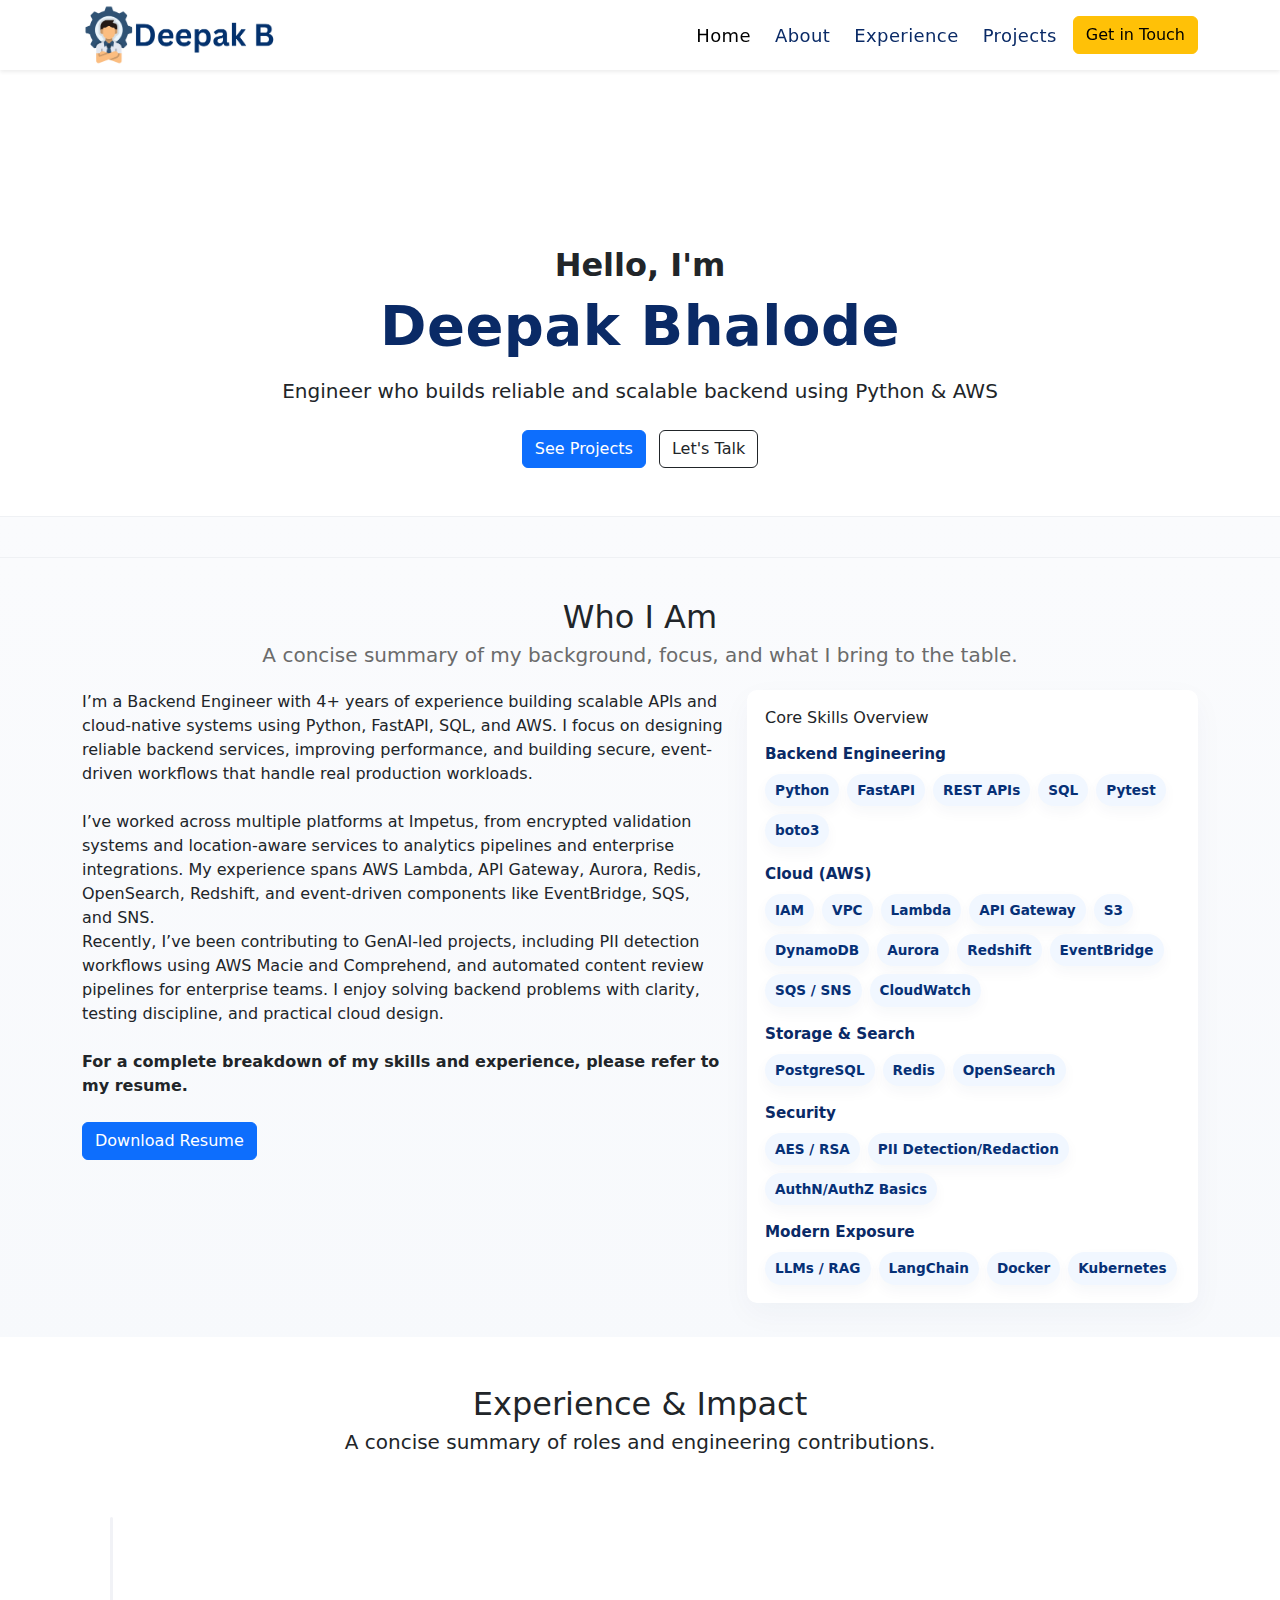
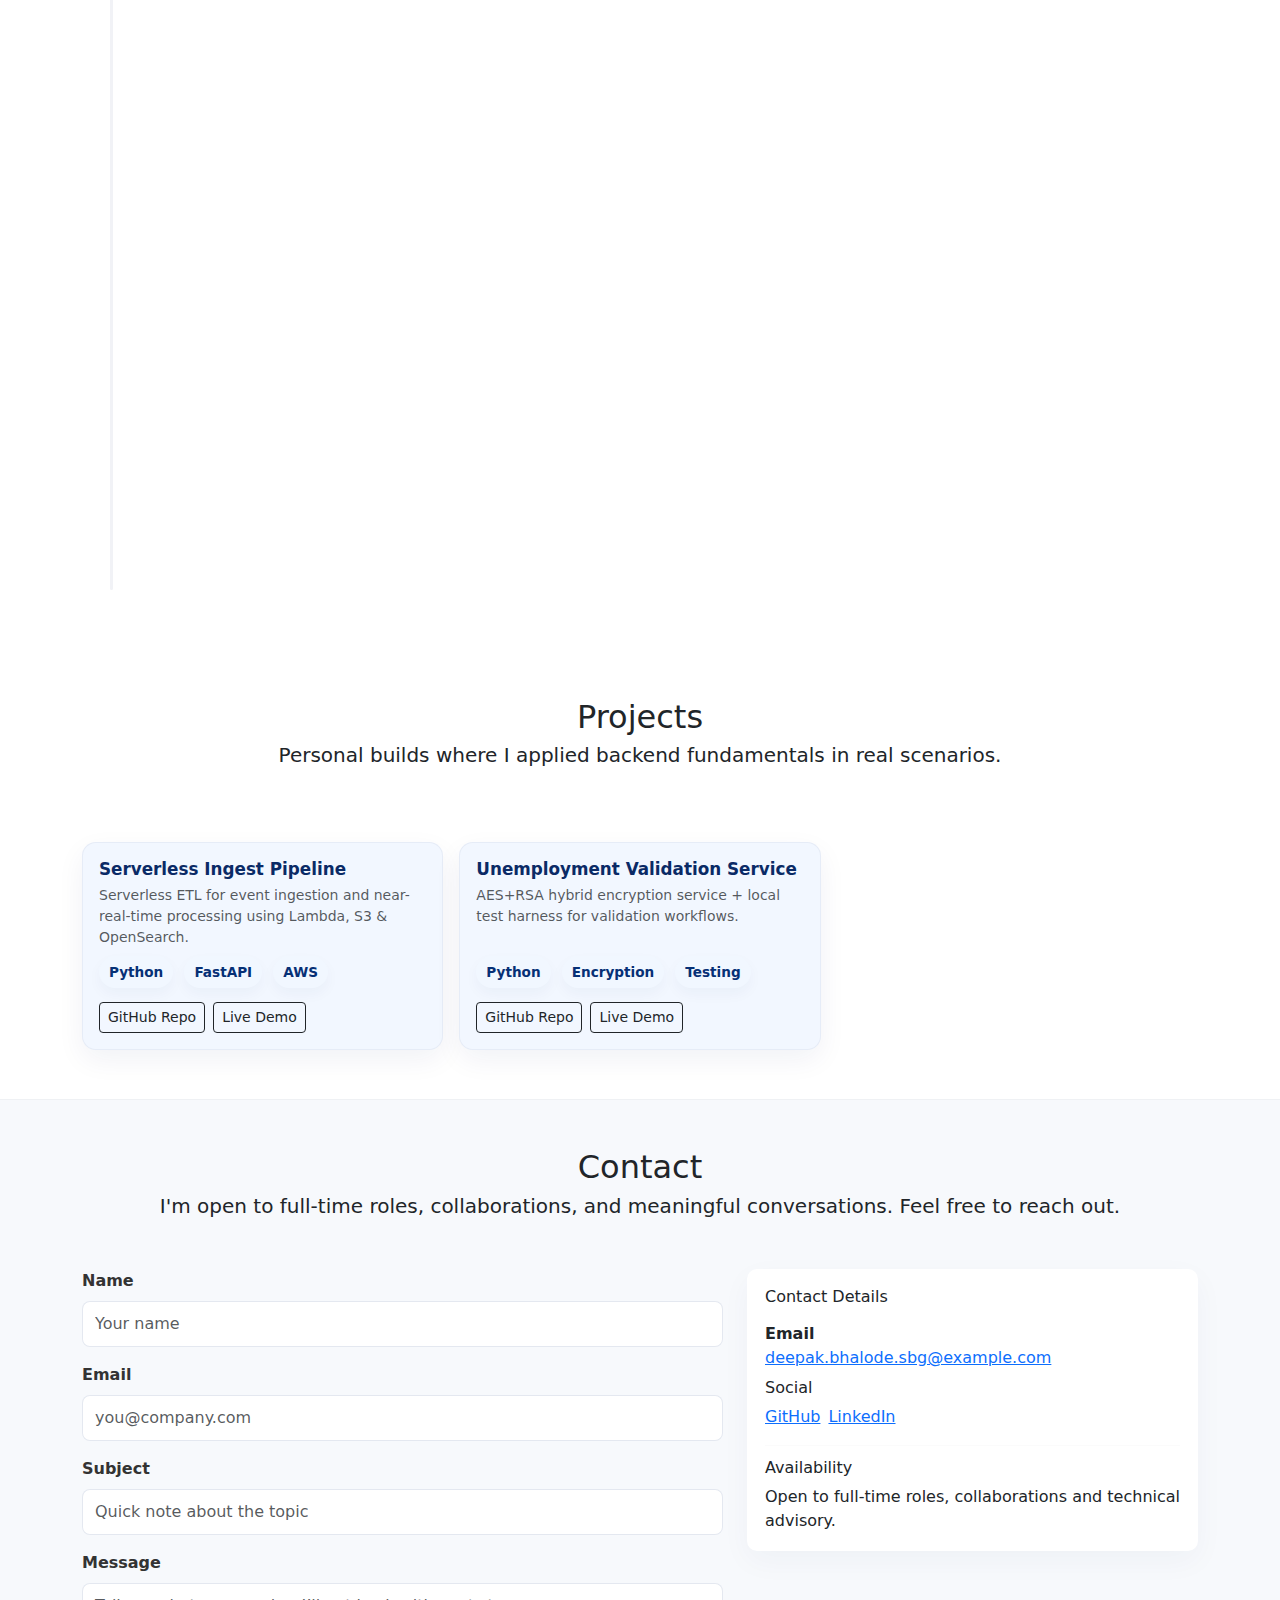
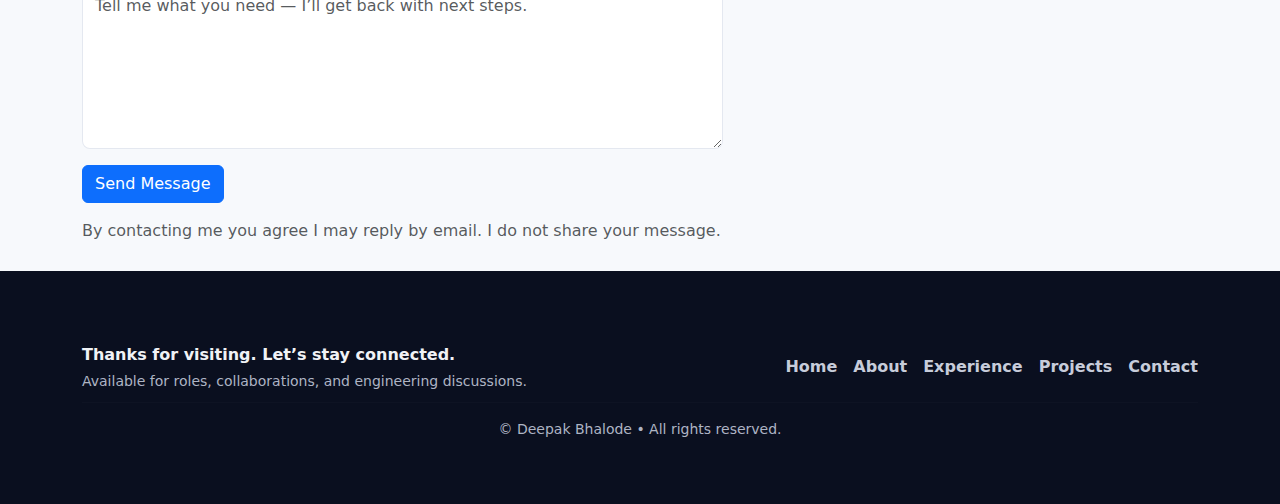
<file: index.html>
<!DOCTYPE html>
<html lang="en">
<head>
  <meta charset="UTF-8" />
  <meta name="viewport" content="width=device-width, initial-scale=1.0"/>
  <title>Deepak Bhalode — Portfolio</title>

  <!-- Bootstrap -->
  <link rel="stylesheet"
        href="https://cdn.jsdelivr.net/npm/bootstrap@5.3.2/dist/css/bootstrap.min.css">

  <link rel="stylesheet" href="style.css">
  <link href="https://fonts.googleapis.com/css2?family=Inter:wght@300;400;500;600;700;800&display=swap" rel="stylesheet">
</head>

<body>

  <!-- NAVBAR LOADER -->
  <div id="navbar-container"></div>

  <!-- MAIN CONTENT -->
  <main id="content"></main>

  <script src="script.js"></script>
  <!-- Bootstrap JS (optional for toggler) -->
  <script src="https://cdn.jsdelivr.net/npm/bootstrap@5.3.2/dist/js/bootstrap.bundle.min.js"></script>
</body>
</html>
</file>
<file: style.css>
/* =========================================================
   GLOBAL VARIABLES & RESET
   ========================================================= */
   :root {
    --nav-height: 70px;
    --nav-text: #0A2A66;
    --nav-text-strong: #063076;
  }
  
  body {
    padding-top: var(--nav-height);
  }
  
  /* Recalculate navbar height on mobile */
  @media (max-width: 767px) {
    :root { --nav-height: 72px; }
    body { padding-top: var(--nav-height); }
  }

  @media (max-width: 450px) {
    :root { --nav-height: 52px; }
    body { padding-top: var(--nav-height); }
  }
  
  
  /* =========================================================
     NAVBAR
     ========================================================= */
  .nav-logo {
    width: 25%;
    height: auto;
  }
  
  .navbar-light .nav-link {
    color: #0A2A66;
    font-weight: 200;
    font-size: large;
    letter-spacing: 0.4px;
    transition: color 0.2s ease, transform 0.2s ease;
  }
  
  .navbar-light .nav-link:hover {
    color: #063076;
    transform: translateY(-2px);
  }
  
  /* Fixed navbar */
  .navbar-fixed {
    position: fixed;
    top: 0; left: 0; right: 0;
    width: 100%;
    z-index: 9999;
    background-color: #ffffff;
    box-shadow: 0 2px 6px rgba(0,0,0,0.06);
  }

  @media (max-width: 991px) {
    .navbar-collapse {
      background-color: #ffffff;
      padding: 0.75rem 1rem;
      box-shadow: 0 8px 24px rgba(0,0,0,0.08);
    }
  }
  
  /* =========================================================
     INTRODUCTION / HERO
     ========================================================= */
  .intro-name {
    color: #0A2A66;
    letter-spacing: 0.5px;
  }
  
  #introduction {
    margin-top: 10%;
  }
  
  
  /* =========================================================
     ABOUT SECTION
     ========================================================= */
  #about {
    padding-top: 40px;
    padding-bottom: 56px;
    background-color: #F7F9FC;
    border-top: 1px solid rgba(0,0,0,0.03);
    border-bottom: 1px solid rgba(0,0,0,0.03);
    background: linear-gradient(to bottom, #FAFBFD, #F7F9FC);
  }
  
  /* Skill badges */
  .skill-badge {
    display: inline-block;
    margin: 6px 6px 6px 0;
    padding: 6px 10px;
    border-radius: 999px;
    background: #eef6ff;
    color: #0A2A66;
    font-weight: 600;
    font-size: 0.85rem;
    box-shadow: 0 6px 12px rgba(10,42,102,0.04);
  }
  
  /* Skill card */
  .skill-card {
    background: #fff;
    border-radius: 10px;
    padding: 18px;
    box-shadow: 0 10px 30px rgba(10,42,102,0.04);
  }
  
  .skill-card h3 { margin-bottom: 0.75rem; }
  .skill-card hr { border-top: 1px solid rgba(0,0,0,0.06); margin: 12px 0; }
  
  .skill-group-title {
    font-weight: 700;
    color: #0A2A66;
    margin-bottom: 8px;
    font-size: 0.95rem;
  }
  
  /* Chips */
  .skill-chips {
    display: flex;
    flex-wrap: wrap;
    gap: 8px;
  }
  
  .chip {
    display: inline-block;
    padding: 6px 10px;
    background: #f1f7ff;
    color: #063076;
    border-radius: 999px;
    font-weight: 600;
    font-size: 0.85rem;
    box-shadow: 0 6px 14px rgba(10,42,102,0.04);
  }
  
  @media (max-width: 991px) {
    #about { padding-top: 24px; padding-bottom: 36px; }
    .skill-card { margin-top: 18px; }
    .chip { font-size: 0.82rem; padding: 6px 8px; }
  }
  
  /* About subtitle spacing */
  #who-heading + p {
    margin-bottom: 1.25rem;
    font-weight: 500;
    color: #6b6b6b;
  }
  
  
  /* =========================================================
     EXPERIENCE SECTION + TIMELINE
     ========================================================= */
  #experience {
    padding-top: 48px;
    padding-bottom: 64px;
    background-color: #FFFFFF;
  }
  
  /* Timeline container */
  .experience-list {
    position: relative;
    padding-left: 76px;
  }
  
  /* Vertical timeline line */
  .experience-list::before {
    content: "";
    position: absolute;
    left: 28px;
    top: 12px;
    bottom: 12px;
    width: 3px;
    background: rgba(10,42,102,0.06);
    border-radius: 2px;
    z-index: 1;
  }
  
  /* Timeline dot */
  .timeline-dot {
    position: absolute;
    left: 22px;
    top: 34px;
    width: 14px;
    height: 14px;
    background: var(--nav-text);
    border-radius: 50%;
    border: 3px solid #fff;
    box-shadow: 0 6px 18px rgba(10,42,102,0.14);
    z-index: 6;
  }
  
  /* Experience card */
  .exp-item {
    position: relative;
    display: flex;
    gap: 28px;
    padding: 22px 28px 22px 72px;
    border-radius: 12px;
    background: #F7F9FC;
    border: 1px solid rgba(0,0,0,0.04);
    box-shadow: 0 6px 20px rgba(0,0,0,0.03);
    z-index: 2;
  }
  
  .exp-left {
    width: 320px;
    min-width: 220px;
  }
  
  /* Role */
  .exp-role {
    font-weight: 700;
    color: var(--nav-text);
    margin-bottom: 6px;
    font-size: 1.125rem;
  }
  
  /* Meta line */
  .exp-meta {
    margin: 0;
    font-size: 0.95rem;
    color: #444;
    display: flex;
    gap: 8px;
    align-items: center;
    flex-wrap: wrap;
  }
  .exp-company { font-weight: 600; color: #333; }
  .meta-sep { color: rgba(0,0,0,0.35); font-weight: 600; }
  .exp-duration { color: #6A6A6A; font-weight: 500; }
  
  /* Right side summary */
  .exp-right { flex: 1; }
  .exp-right p { margin: 0; line-height: 1.6; color: #333; font-size: 0.95rem; }
  
  /* Tags */
  .impact-tags { display:flex; flex-wrap:wrap; gap:8px; margin-top:12px; }
  .impact-tag {
    display:inline-block;
    padding:6px 10px;
    background: #eaf4ff;
    color: #063076;
    border-radius: 999px;
    font-weight:600;
    font-size:0.85rem;
  }
  
  /* Animation */
  .fade-up { transform: translateY(12px); opacity: 0; transition: transform 520ms cubic-bezier(.2,.9,.24,1), opacity 520ms ease; }
  .fade-up.in-view { transform: none; opacity: 1; }
  
  /* Mobile timeline */
  @media (max-width: 768px) {
    .experience-list { padding-left: 0; }
    .experience-list::before { display: none; }
    .timeline-dot { display: none; }
  
    .exp-item {
      flex-direction: column;
      padding-left: 18px;
      padding-right: 18px;
    }
  
    .exp-left { width: auto; margin-bottom: 12px; }
    .exp-role { font-size: 1.05rem; }
  }
  
  
  /* =========================================================
     PROJECTS
     ========================================================= */
  #project {
    padding-top: 48px;
    padding-bottom: 64px;
    background: #fff;
  }
  
  .project-card-inner {
    border-radius: 14px;
    border: 1px solid rgba(10,42,102,0.05);
    background: #F2F7FF;
    box-shadow: 0 10px 28px rgba(10,42,102,0.06);
    transition: transform 180ms ease, box-shadow 180ms ease;
  }
  
  .project-card-inner:hover {
    transform: translateY(-6px);
    box-shadow: 0 16px 38px rgba(10,42,102,0.12);
  }
  
  .project-card-inner .card-title {
    color: var(--nav-text);
    font-weight: 700;
    margin-bottom: 6px;
    font-size: 1.05rem;
  }
  
  .project-card-inner .card-text {
    color: #4A4A4A;
  }
  
  #project .chip {
    margin-right: 6px;
    margin-bottom: 6px;
  }
  
  
  /* =========================================================
     CONTACT
     ========================================================= */
  #contact {
    padding-top: 48px;
    padding-bottom: 64px;
    background: #F7F9FC;  /* same premium tint as About section */
    border-top: 1px solid rgba(0, 0, 0, 0.03);
  }
  
  
  .contact-form .form-control {
    border-radius: 8px;
    box-shadow: none;
    border: 1px solid rgba(10,42,102,0.08);
    padding: 10px 12px;
    transition: box-shadow 140ms ease, transform 140ms ease;
  }
  
  .contact-form .form-control:focus {
    outline: none;
    box-shadow: 0 8px 22px rgba(10,42,102,0.06);
    border-color: var(--nav-text-strong);
    transform: translateY(-1px);
  }
  
  .contact-form .form-label {
    font-weight: 600;
    color: #333;
  }
  
  .contact-form .invalid-feedback {
    display: none;
    color: #b00020;
  }
  
  .contact-form .form-control.is-invalid + .invalid-feedback {
    display: block;
  }
  
  #contact p.small.text-muted { color: #6b6b6b; }
  
  
  /* =========================================================
     FOOTER
     ========================================================= */
  .footer {
    background: #0A0F1F;
    color: #d6d9e0;
    margin-top: 28px;
    padding-top: 48px;
    padding-bottom: 40px;
  }
  
  .footer-text {
    color: #f0f2f6;
    font-weight: 600;
  }
  
  .footer-sub { color: #aeb4c4; }
  
  .footer-links a.footer-link {
    color: #c7ccda;
    font-weight: 600;
    text-decoration: none;
    transition: color 160ms ease, transform 160ms ease;
  }
  
  .footer-links a.footer-link:hover {
    color: #ffffff;
    transform: translateY(-2px);
  }
  
  .footer-divider {
    border-top: 1px solid rgba(255,255,255,0.08);
    margin-top: 10px;
  }
  

#experience {
  margin-top: -5%;
}

#project, #contact {
  margin-top: -5%;
}

#contact {
  margin-bottom: -5%;
}

@media (max-width: 450px) {
  #experience, #project, #contact {
    margin-top: -15%;
    margin-bottom: -15%;
  }

  .nav-logo {
    width: 45%;
    height: auto;
  }

}

/* =========================
   NAVBAR MOBILE STABILITY FIX
   Append this at the END of your stylesheet
   ========================= */

/* Ensure root nav-height matches runtime expectations for tiny/phone screens */
@media (max-width: 576px) {
  :root { --nav-height: 64px; } /* smaller but comfortable nav height on phones */
  body { padding-top: var(--nav-height); }
}

/* Make fixed navbar have a predictable height and centered content */
.navbar-fixed,
nav.navbar {
  height: var(--nav-height);
  min-height: var(--nav-height);
  display: flex;
  align-items: center;
  padding-left: 1rem;
  padding-right: 1rem;
  box-sizing: border-box;
}

/* Brand row: logo + title aligned vertically */
.navbar-brand {
  display: inline-flex;
  align-items: center;
  gap: 0.5rem;
  text-decoration: none;
  white-space: nowrap;
  max-width: 72%;
  overflow: hidden;
  align-self: center;
}

/* Prefer max-height for logo instead of percentage width */
.nav-logo {
  width: auto !important;
  max-height: calc(var(--nav-height) - 16px);
  display: block;
  object-fit: contain;
}

/* Neutralize earlier media rule that set width:45% on tiny screens */
/* @media (max-width: 450px) {
  .nav-logo {
    width: auto !important;
    max-height: calc(var(--nav-height) - 12px);
  }
} */

/* Make the toggler vertically centered and small enough */
.navbar-toggler {
  margin-left: auto;
  display: inline-flex;
  align-items: center;
  justify-content: center;
  height: calc(var(--nav-height) - 14px);
  width: 44px;
  padding: 6px;
  border-radius: 6px;
}

/* If you use custom icon inside toggler, ensure it scales */
.navbar-toggler .navbar-toggler-icon,
.navbar-toggler svg,
.navbar-toggler i {
  height: 100%;
  width: 100%;
  display: inline-block;
}

/* Keep brand title from wrapping; show ellipsis if needed */
.navbar-brand .brand-title,
.navbar-brand .brand-text {
  white-space: nowrap;
  overflow: hidden;
  text-overflow: ellipsis;
  display: inline-block;
  max-width: calc(60vw - 64px); /* prevents it from pushing the toggler on very tiny screens */
  font-weight: 600;
}

/* On slightly larger screens allow logo to be a bit bigger */
@media (min-width: 768px) {
  .nav-logo {
    max-height: calc(var(--nav-height) - 8px);
  }
  .navbar-brand { max-width: 60%; }
}

.navbar-fixed > * {
  margin-top: 0;
  margin-bottom: 0;
}
</file>
